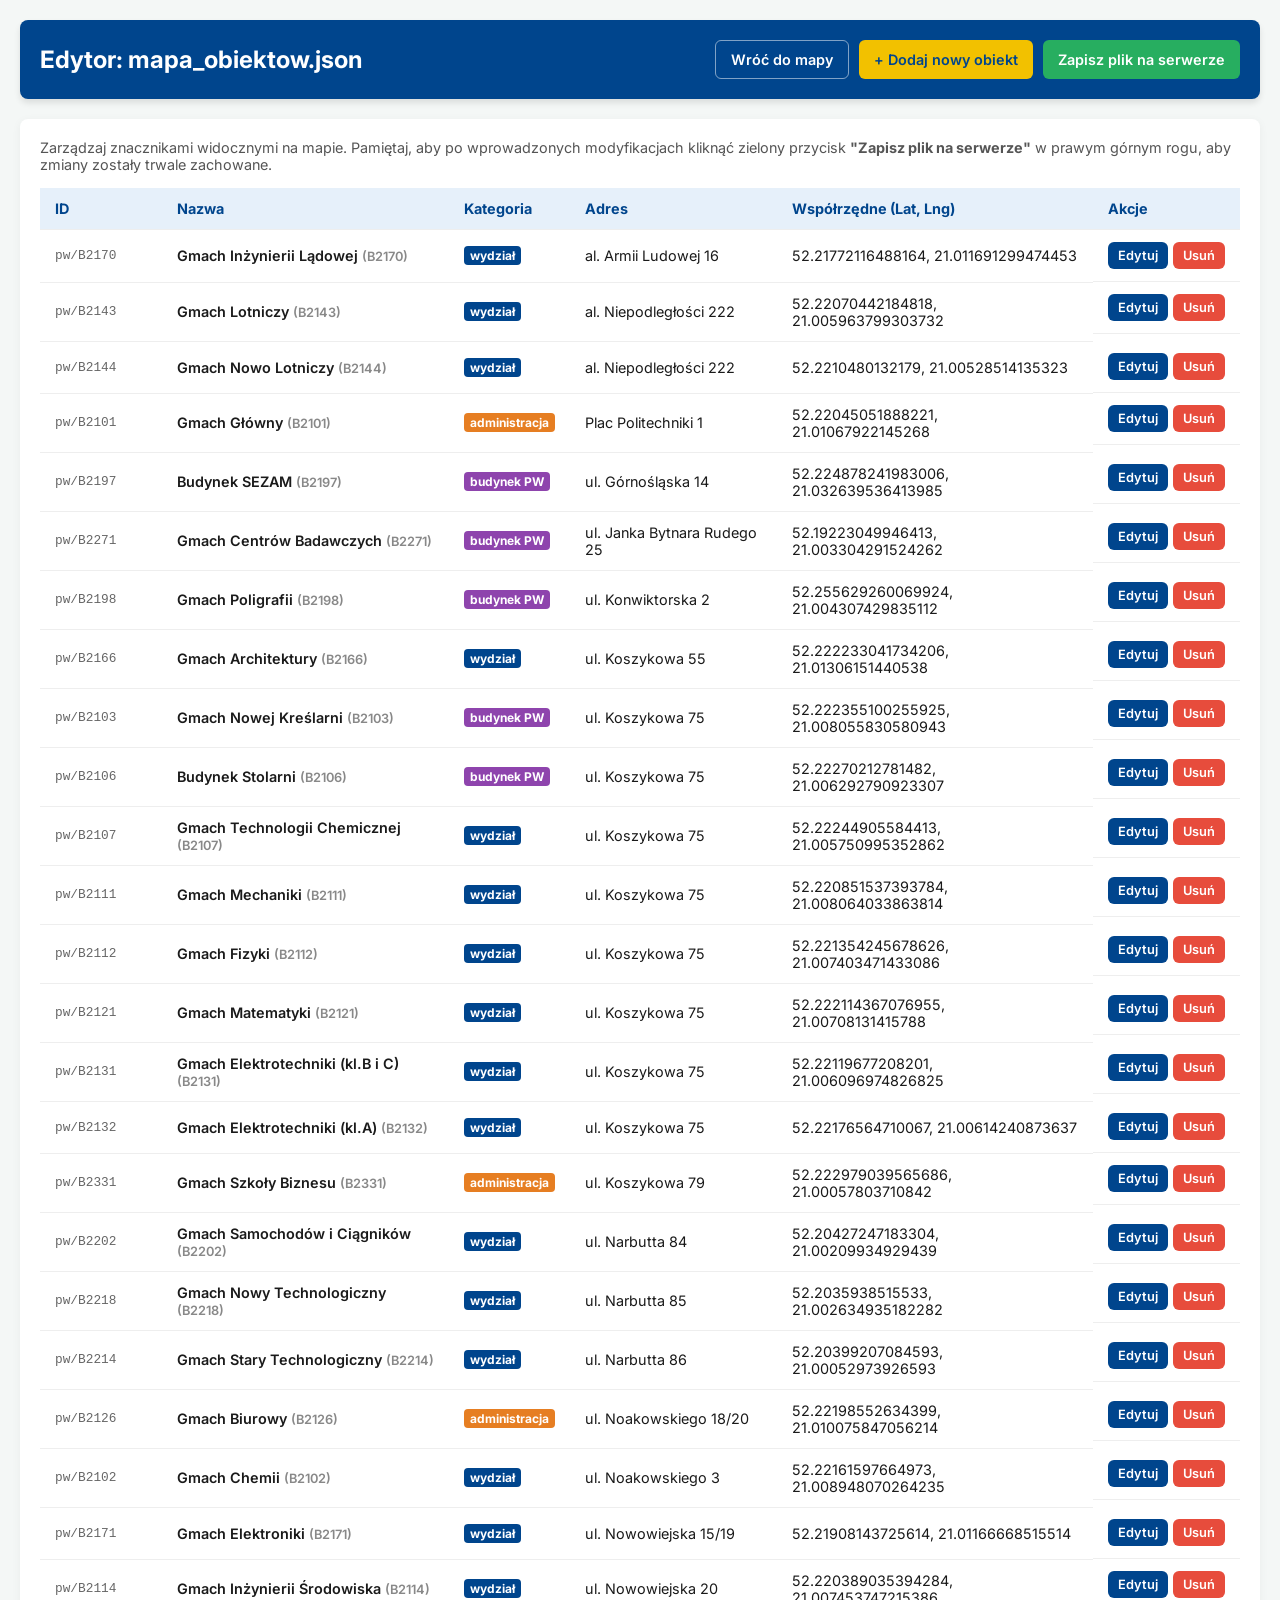
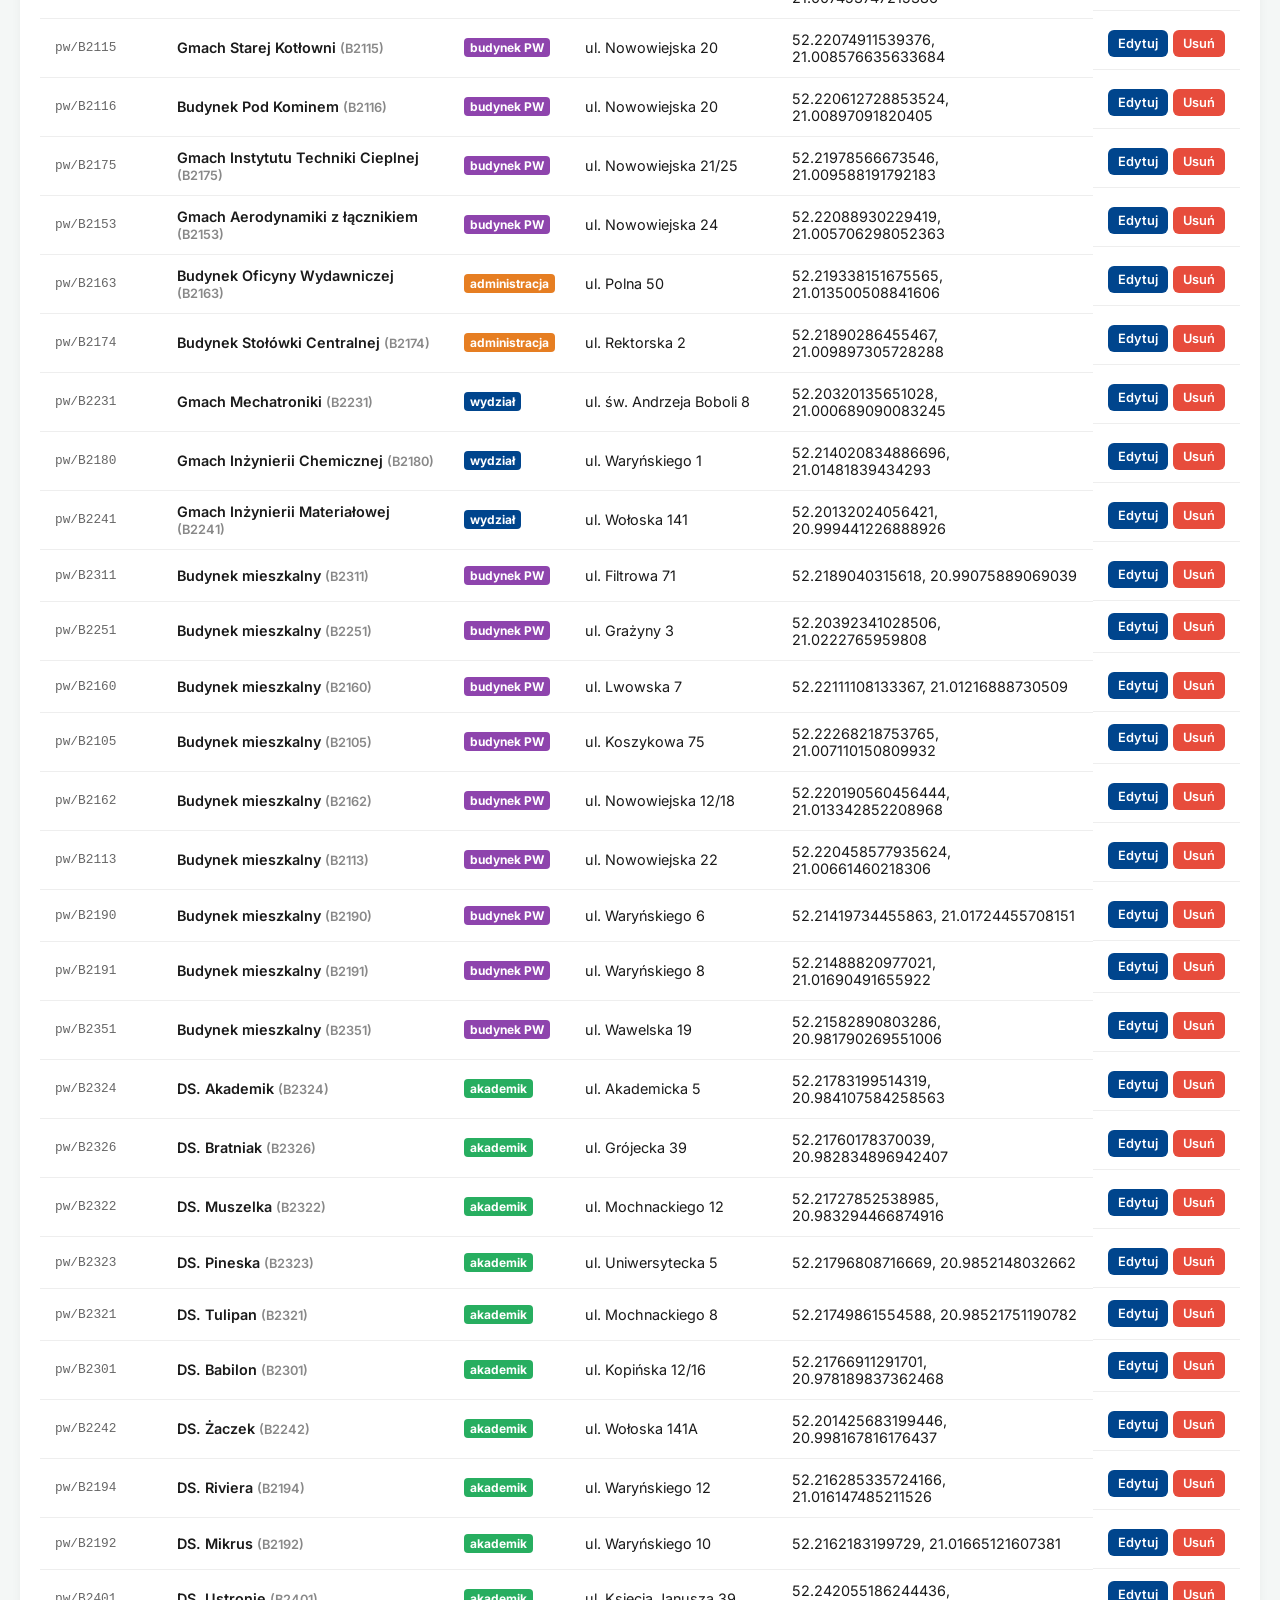
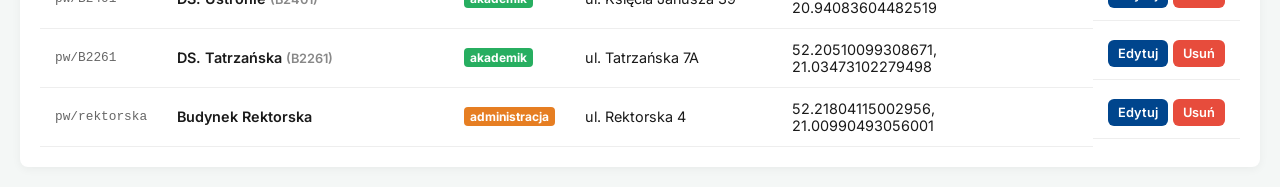
<file: docs/edytor.html>
<!DOCTYPE html>
<html lang="pl">
<head>
    <meta charset="UTF-8">
    <meta name="viewport" content="width=device-width, initial-scale=1.0">
    <title>Edytor Znaczników - Mapa Obiektów</title>
    <link rel="preconnect" href="https://fonts.googleapis.com">
    <link rel="preconnect" href="https://fonts.gstatic.com" crossorigin>
    <link href="https://fonts.googleapis.com/css2?family=Inter:wght@300;400;600;700&display=swap" rel="stylesheet">
    <link rel="stylesheet" href="css/edytor.css">
</head>
<body>

    <header>
        <h1>Edytor: mapa_obiektow.json</h1>
        <div class="header-actions">
            <a href="/" class="btn btn-link">Wróć do mapy</a>
            <button class="btn btn-primary" onclick="openModal()">+ Dodaj nowy obiekt</button>
            <button class="btn btn-save" onclick="saveToServer()">Zapisz plik na serwerze</button>
        </div>
    </header>

    <div class="container">
        <p style="margin-bottom: 15px; font-size: 0.9rem; color: #555;">Zarządzaj znacznikami widocznymi na mapie. Pamiętaj, aby po wprowadzonych modyfikacjach kliknąć zielony przycisk <strong>"Zapisz plik na serwerze"</strong> w prawym górnym rogu, aby zmiany zostały trwale zachowane.</p>

        <div id="status-msg"></div>

        <table id="data-table">
            <thead>
                <tr>
                    <th>ID</th>
                    <th>Nazwa</th>
                    <th>Kategoria</th>
                    <th>Adres</th>
                    <th>Współrzędne (Lat, Lng)</th>
                    <th>Akcje</th>
                </tr>
            </thead>
            <tbody id="table-body">
                <!-- Tabela generowana przez JS -->
            </tbody>
        </table>
    </div>

    <!-- MODAL FORMULARZA -->
    <div class="modal-overlay" id="modal-overlay">
        <div class="modal">
            <h2 id="modal-title">Dodaj / Edytuj Obiekt</h2>
            <form id="editor-form">
                <input type="hidden" id="edit-index" value="-1">

                <div class="form-group">
                    <label for="f-id">ID (unikalny identyfikator, np. 'custom/nowy-budynek') *</label>
                    <input type="text" id="f-id" required>
                </div>

                <div class="form-group">
                    <label for="f-name">Pełna nazwa (np. 'Wydział Chemiczny') *</label>
                    <input type="text" id="f-name" required>
                </div>

                <div class="form-group">
                    <label for="f-short">Skrót (opcjonalny, wyświetlany pod ikoną, np. 'WCh')</label>
                    <input type="text" id="f-short">
                </div>

                <div class="form-group">
                    <label for="f-category">Kategoria *</label>
                    <select id="f-category" required>
                        <option value="wydział">Wydział</option>
                        <option value="administracja">Administracja</option>
                        <option value="akademik">Akademik</option>
                        <option value="budynek PW">Budynek PW</option>
                    </select>
                </div>

                <div class="form-group">
                    <label for="f-address">Adres (ulica, miasto)</label>
                    <input type="text" id="f-address">
                </div>

                <div class="form-group">
                    <label for="f-desc">Krótki opis</label>
                    <textarea id="f-desc" rows="2"></textarea>
                </div>

                <div class="form-group">
                    <label for="f-coords">Współrzędne (wklej z Google Maps)</label>
                    <input type="text" id="f-coords" placeholder="np. 52.21772116488164, 21.011691299474453">
                </div>

                <div class="form-group">
                    <label for="f-website">Adres strony WWW (opcjonalny)</label>
                    <input type="url" id="f-website" placeholder="https://...">
                </div>

                <div class="modal-actions">
                    <button type="button" class="btn btn-secondary" onclick="closeModal()">Anuluj</button>
                    <button type="submit" class="btn btn-primary" id="btn-modal-save">Zatwierdź obiekt</button>
                </div>
            </form>
        </div>
    </div>

    <script src="js/edytor-mapa.js"></script>
</body>
</html>
</file>
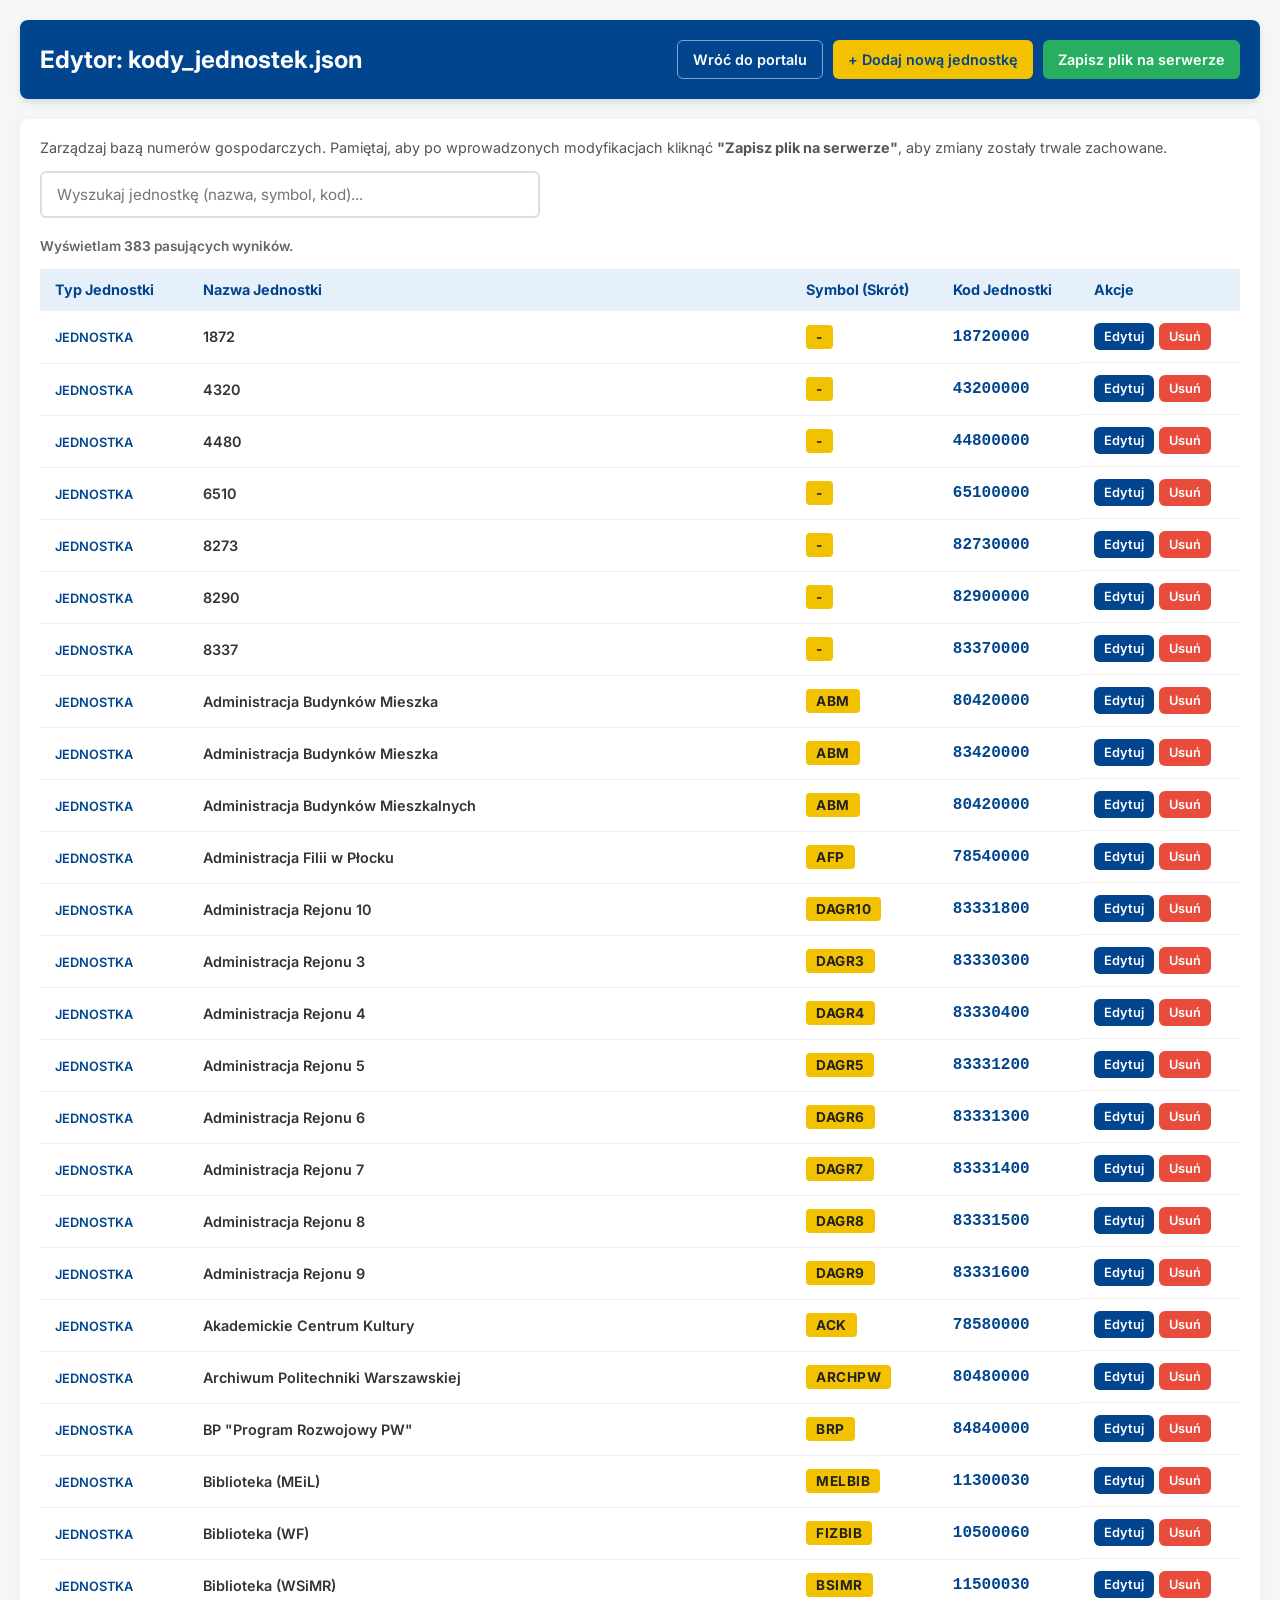
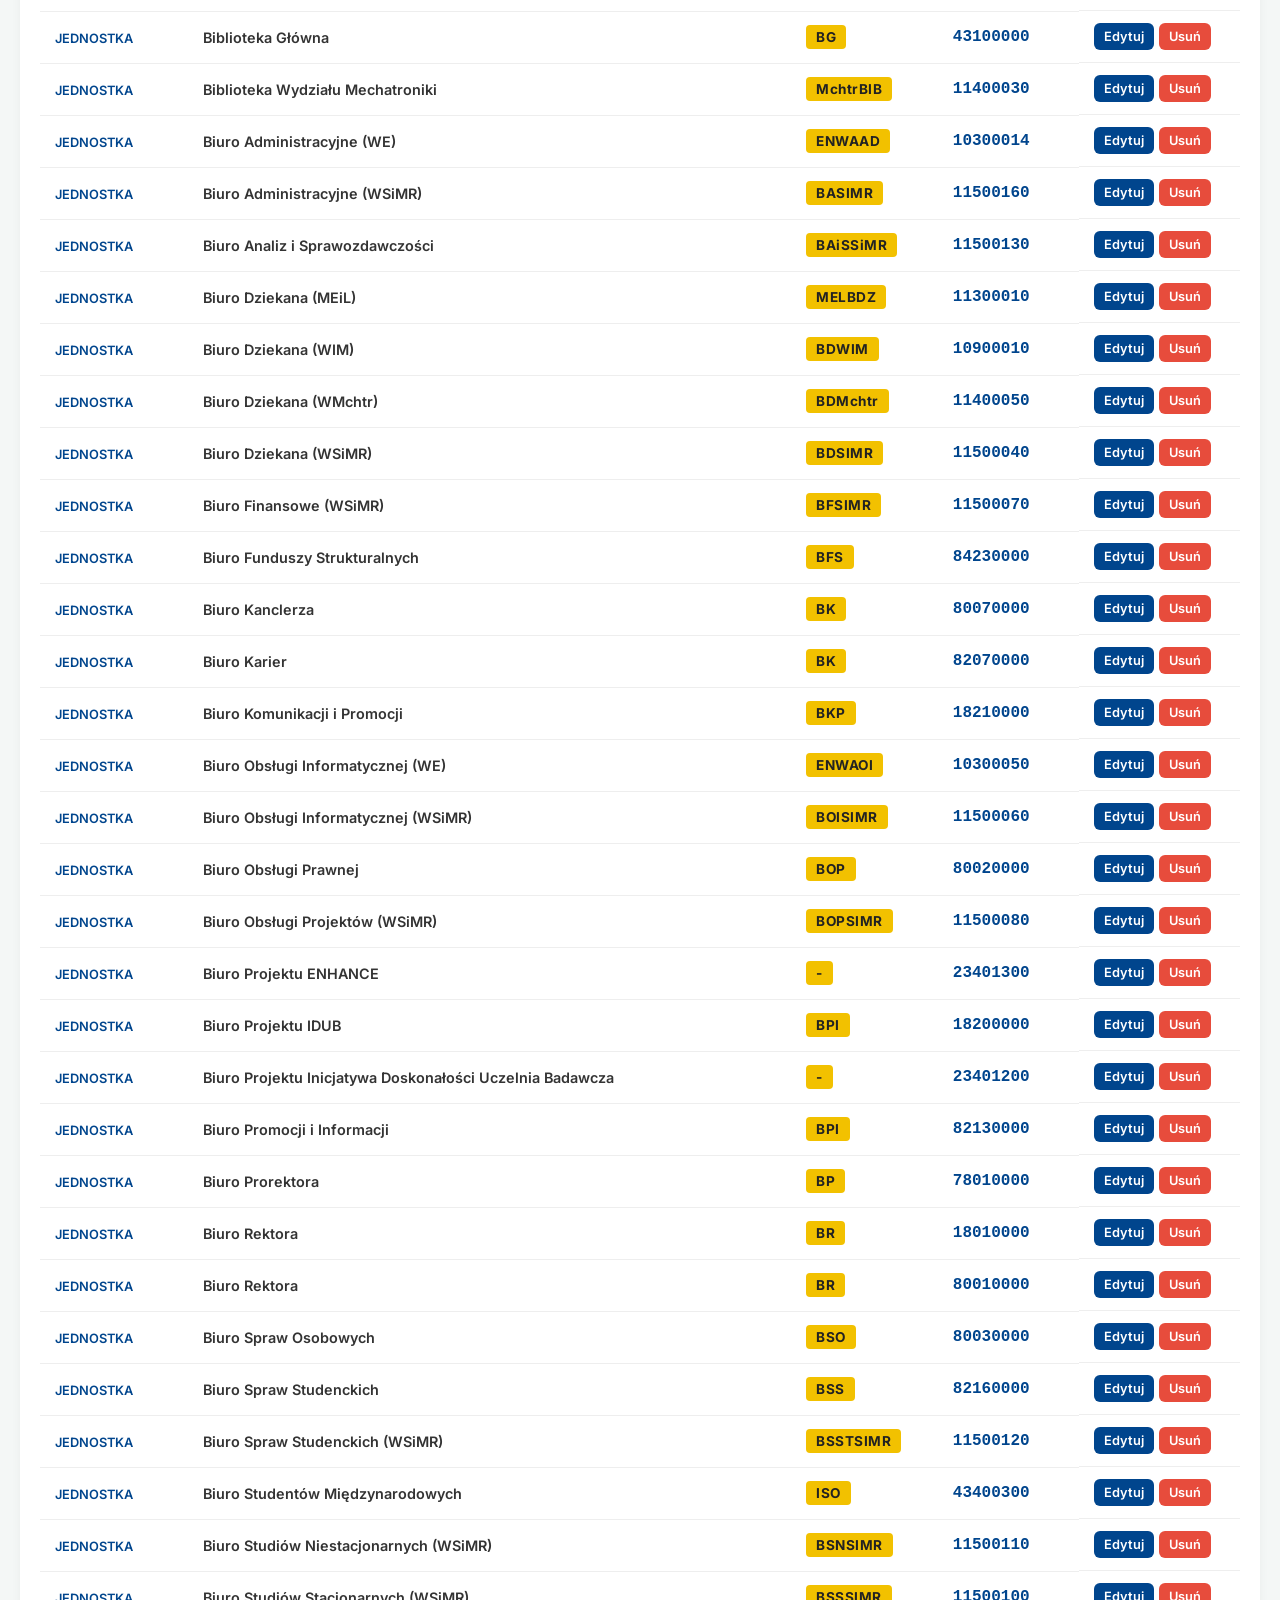
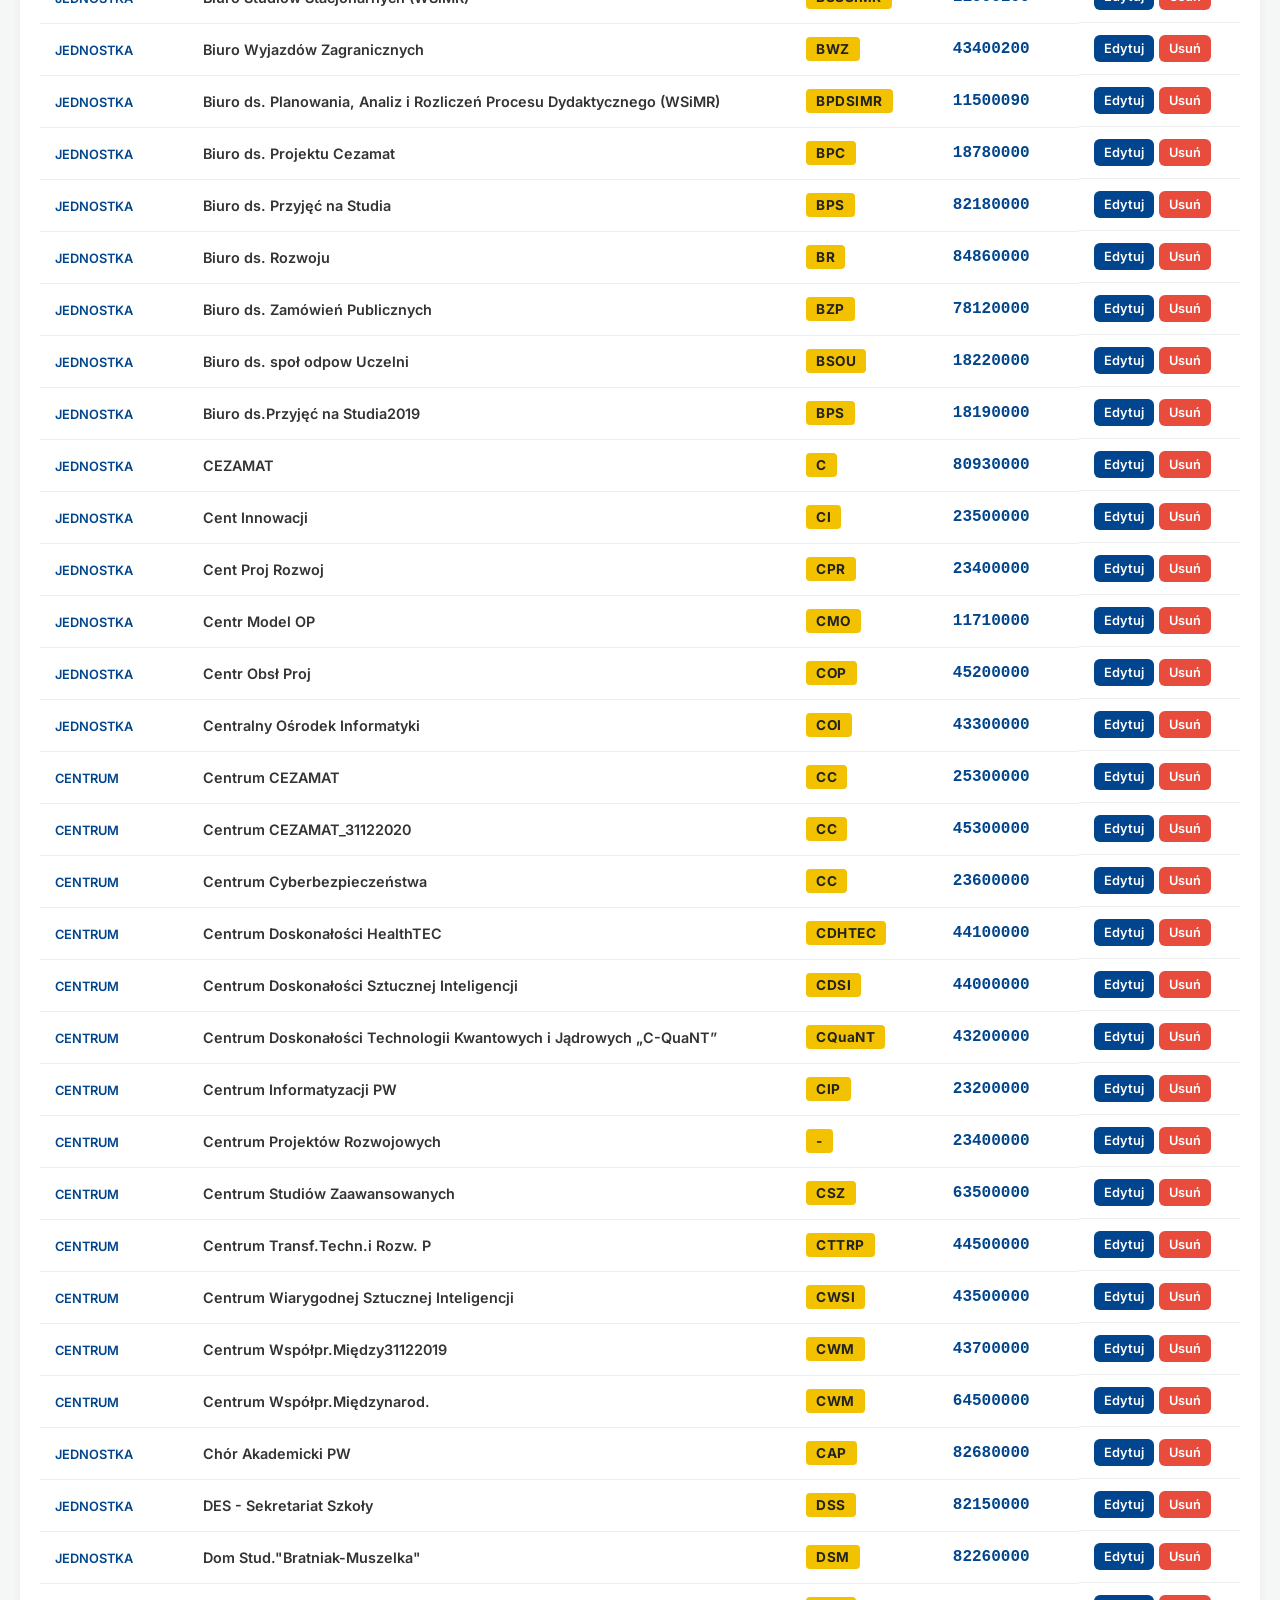
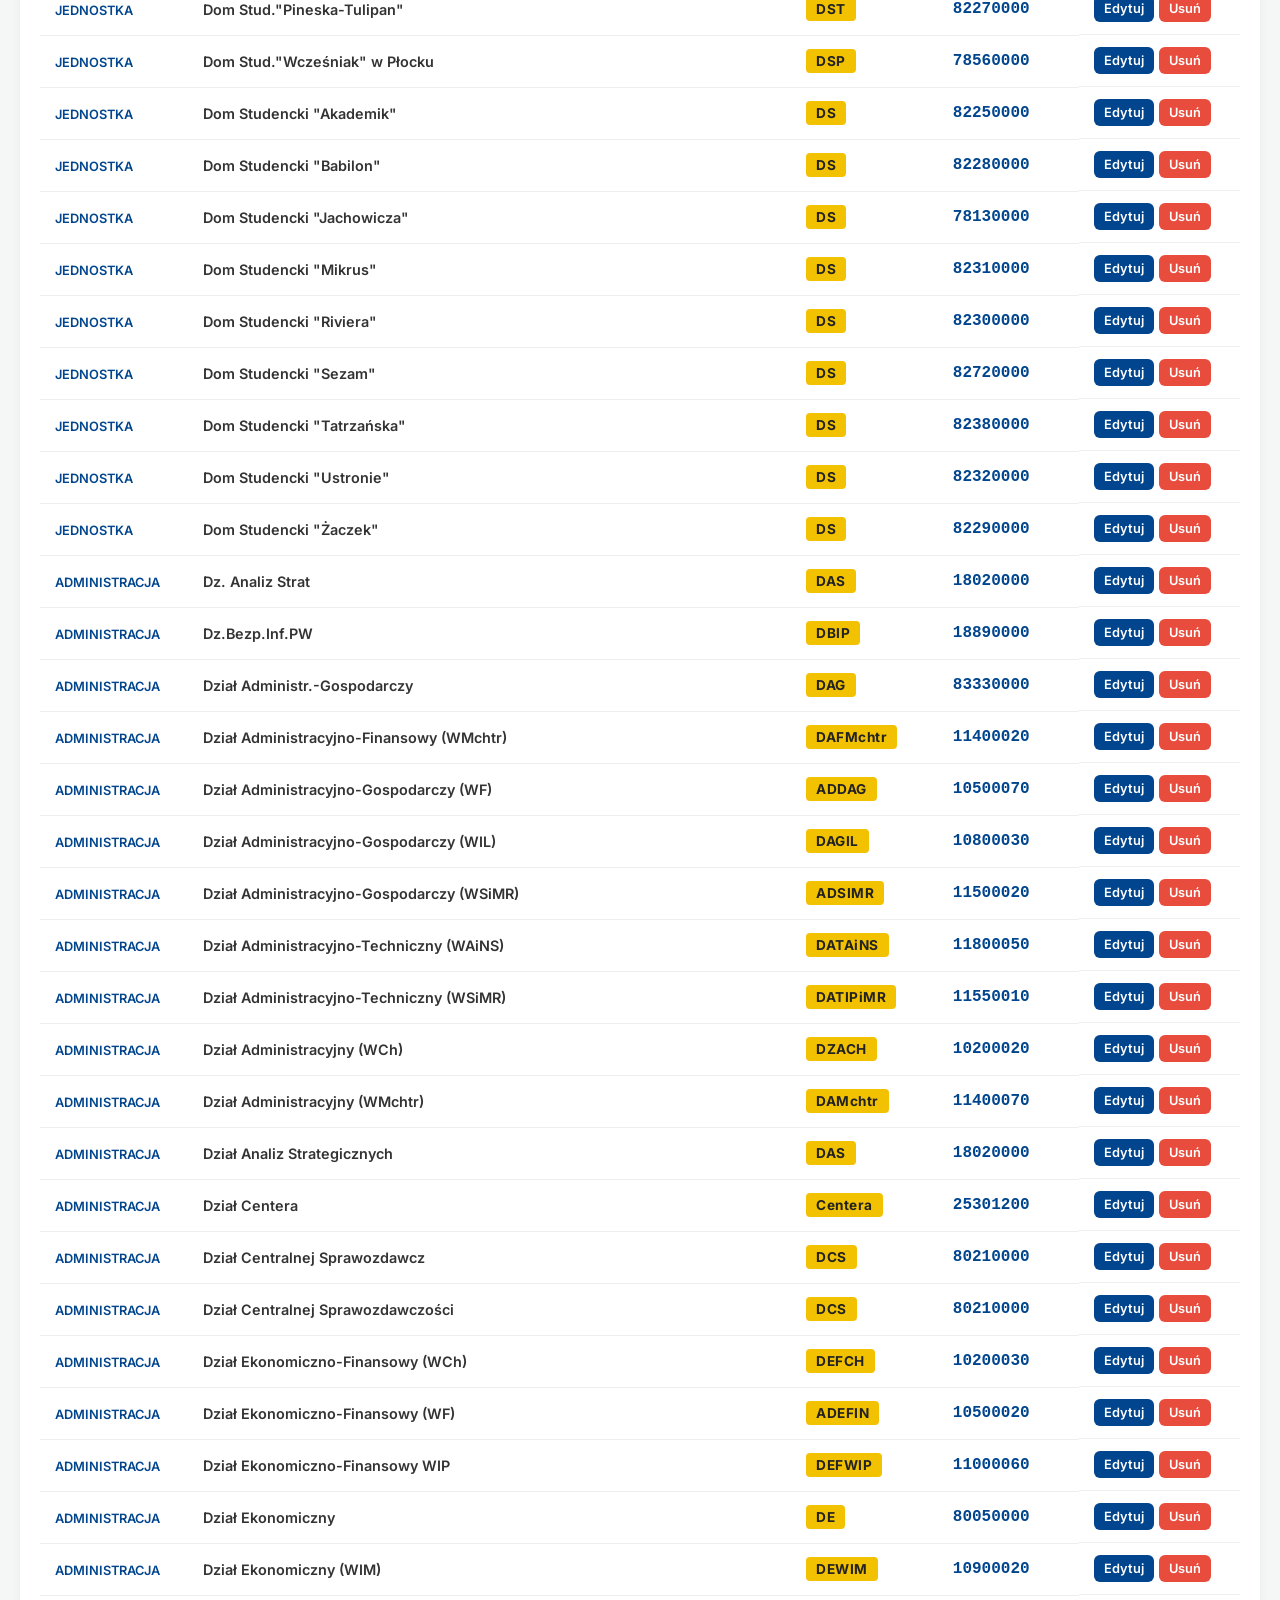
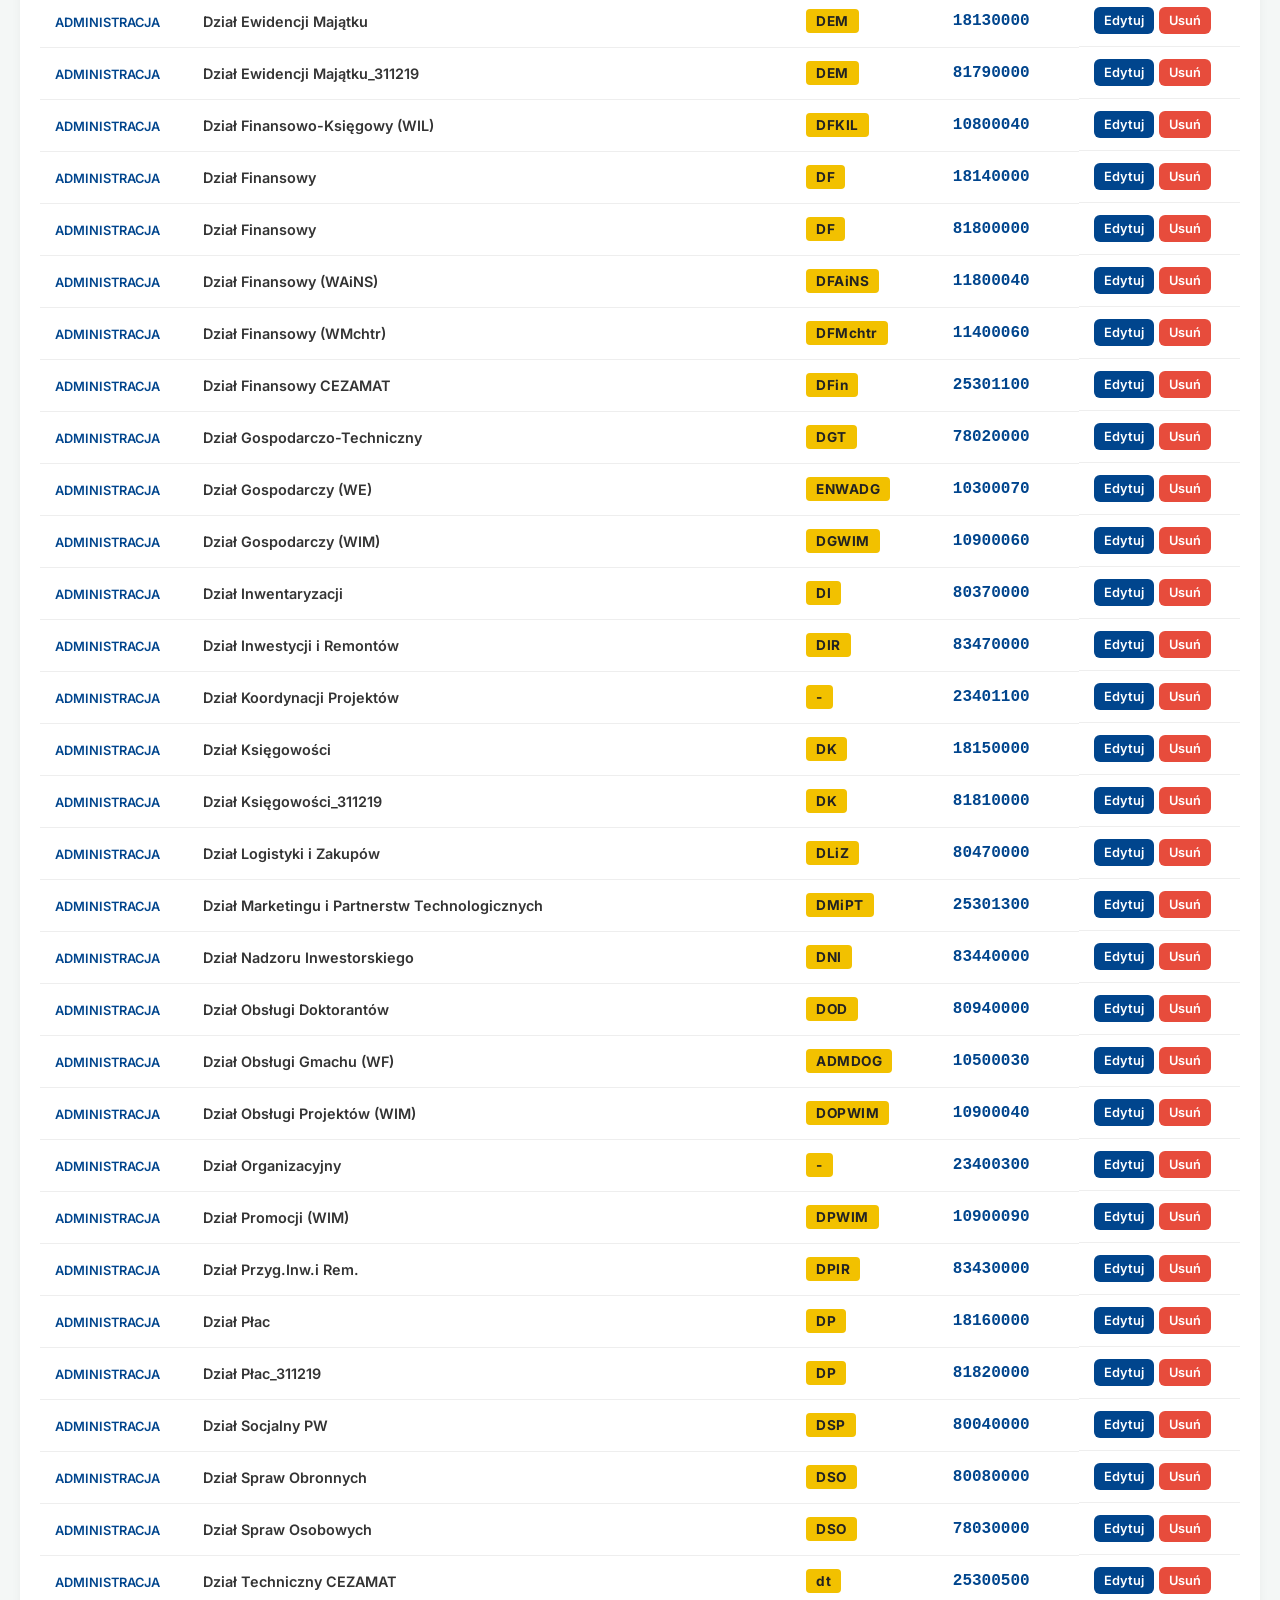
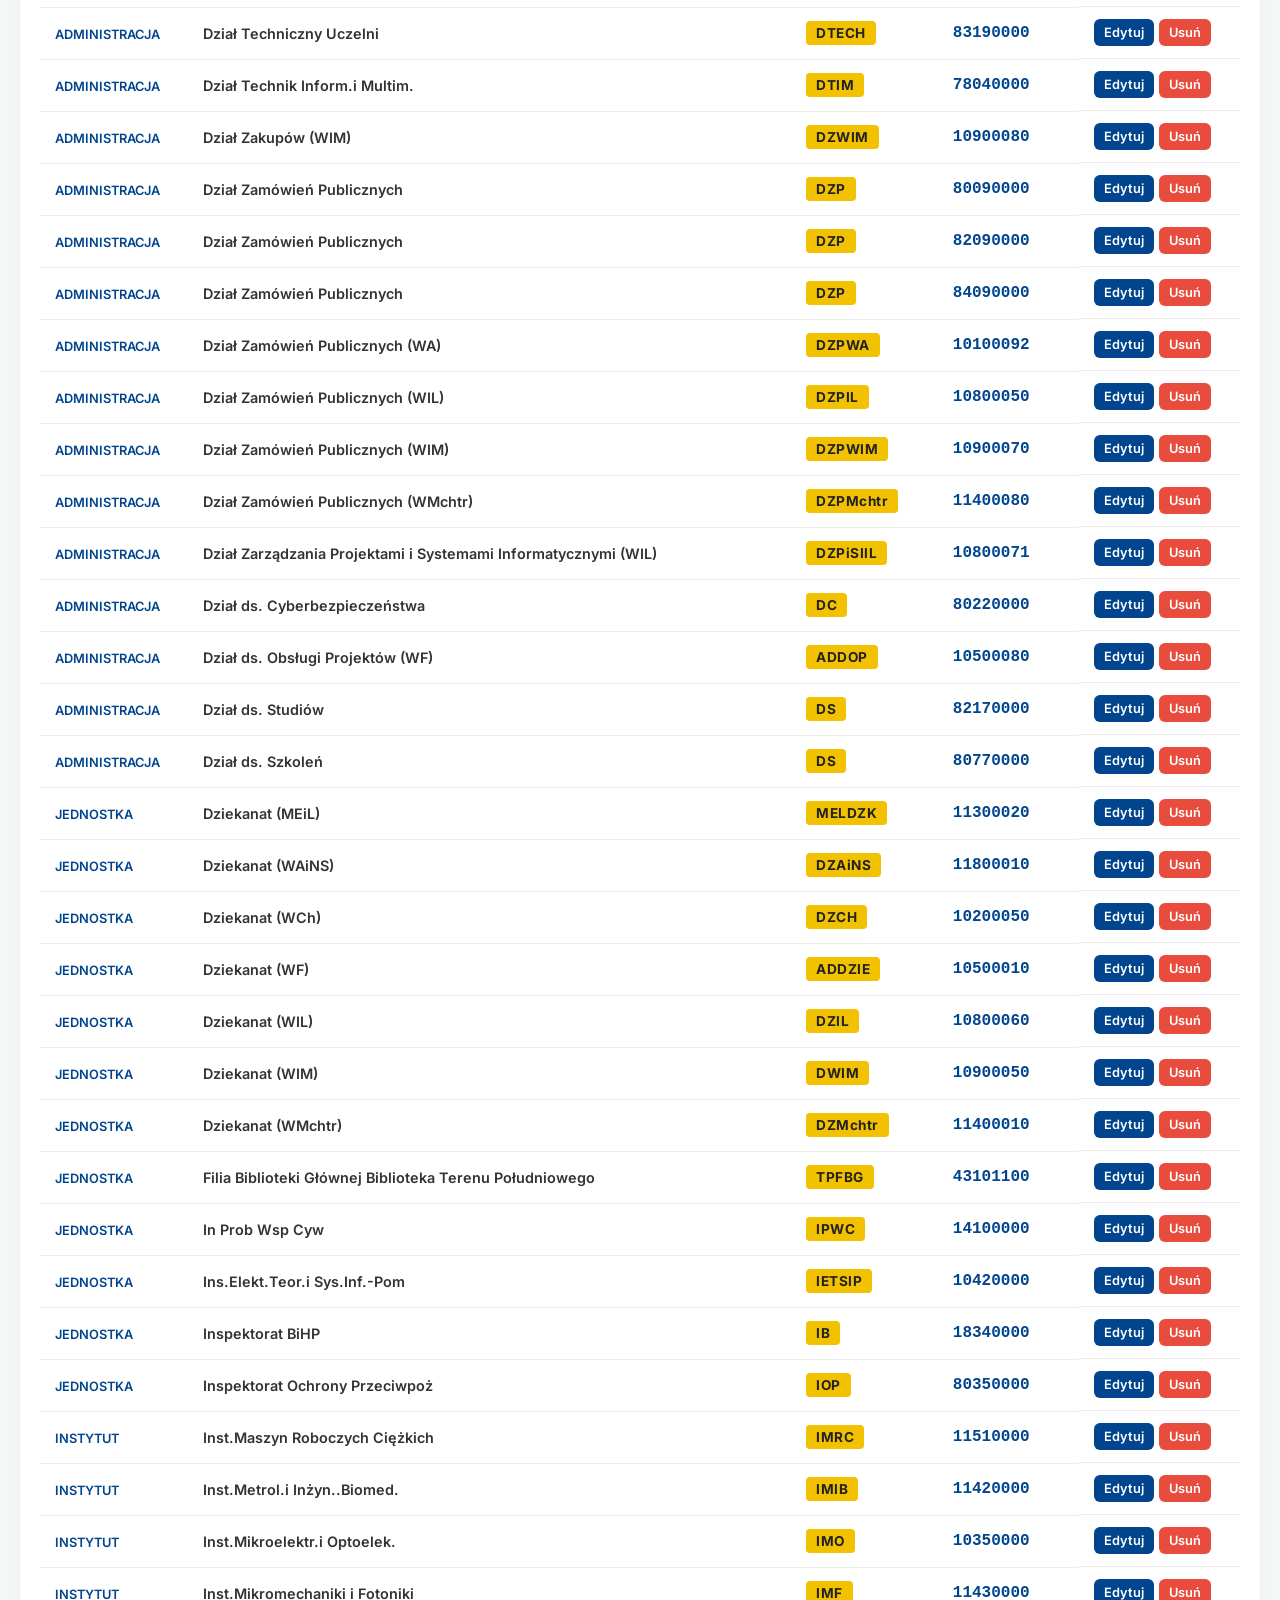
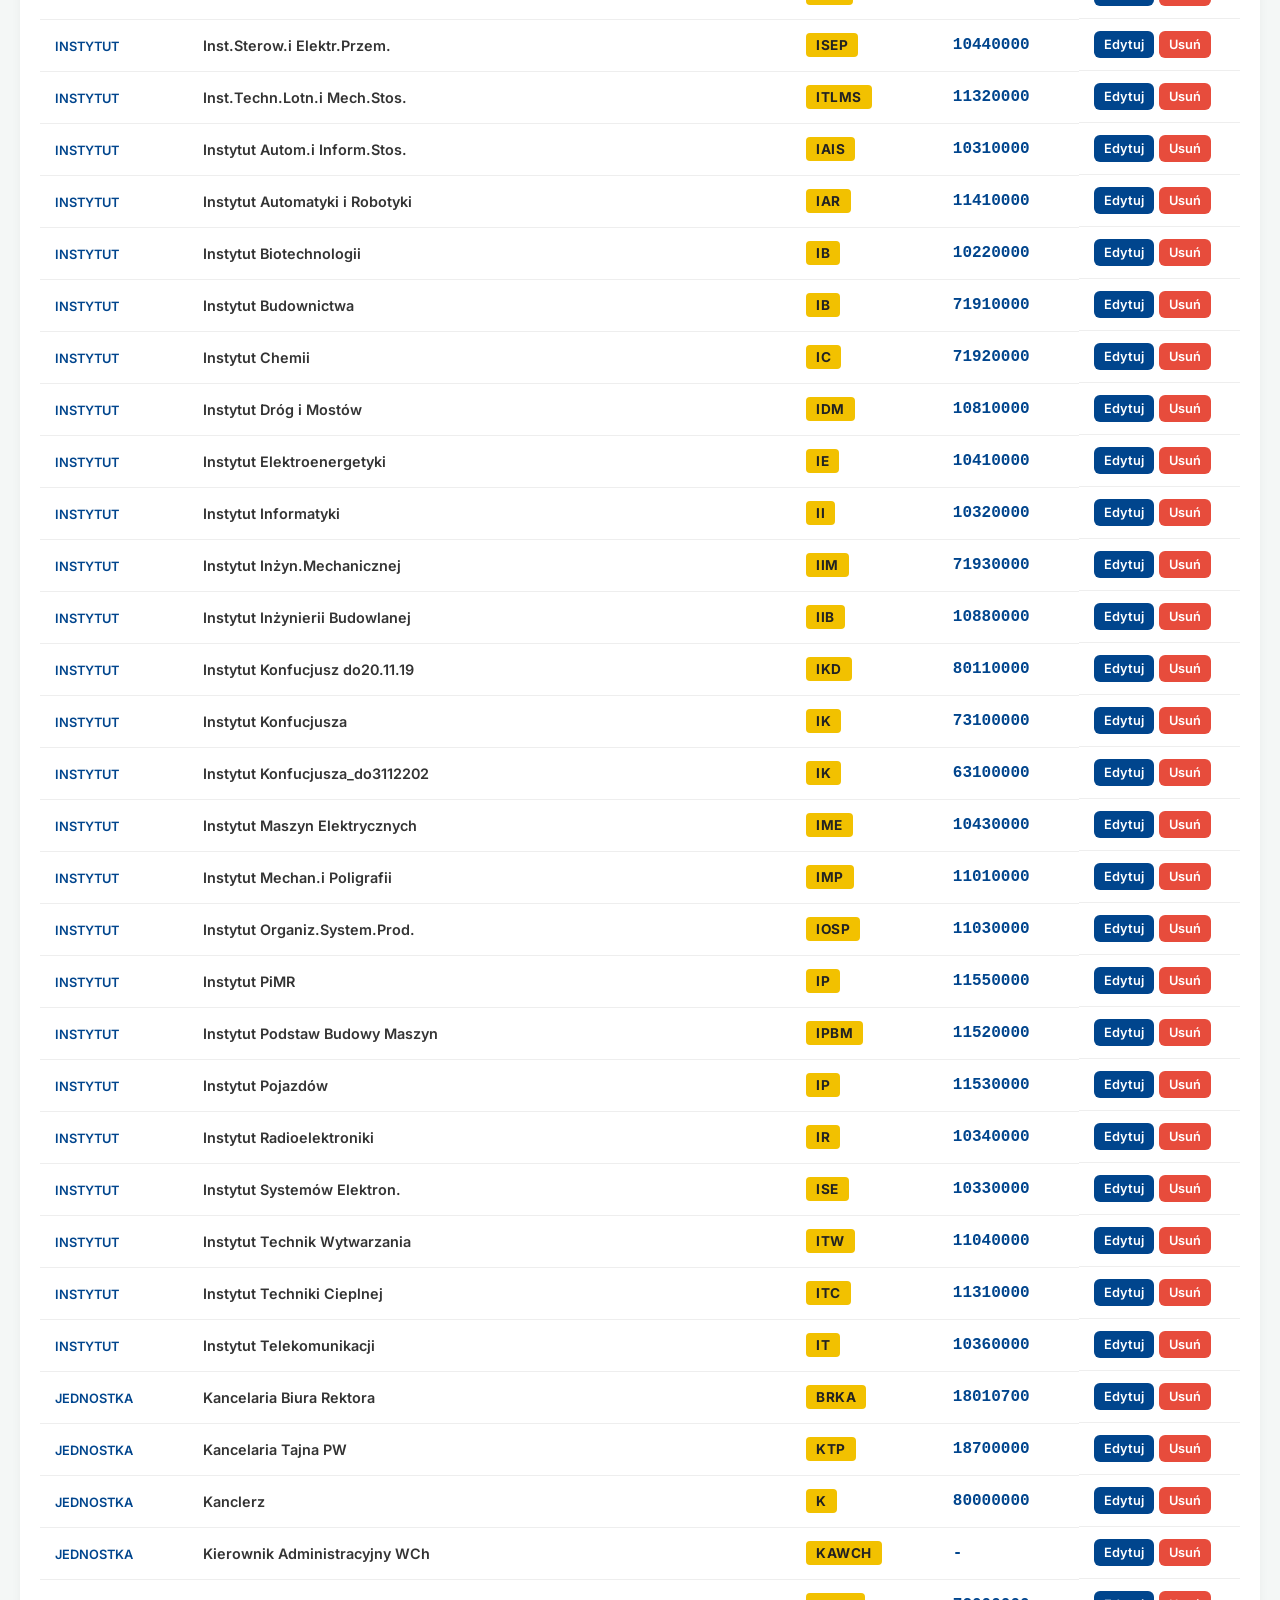
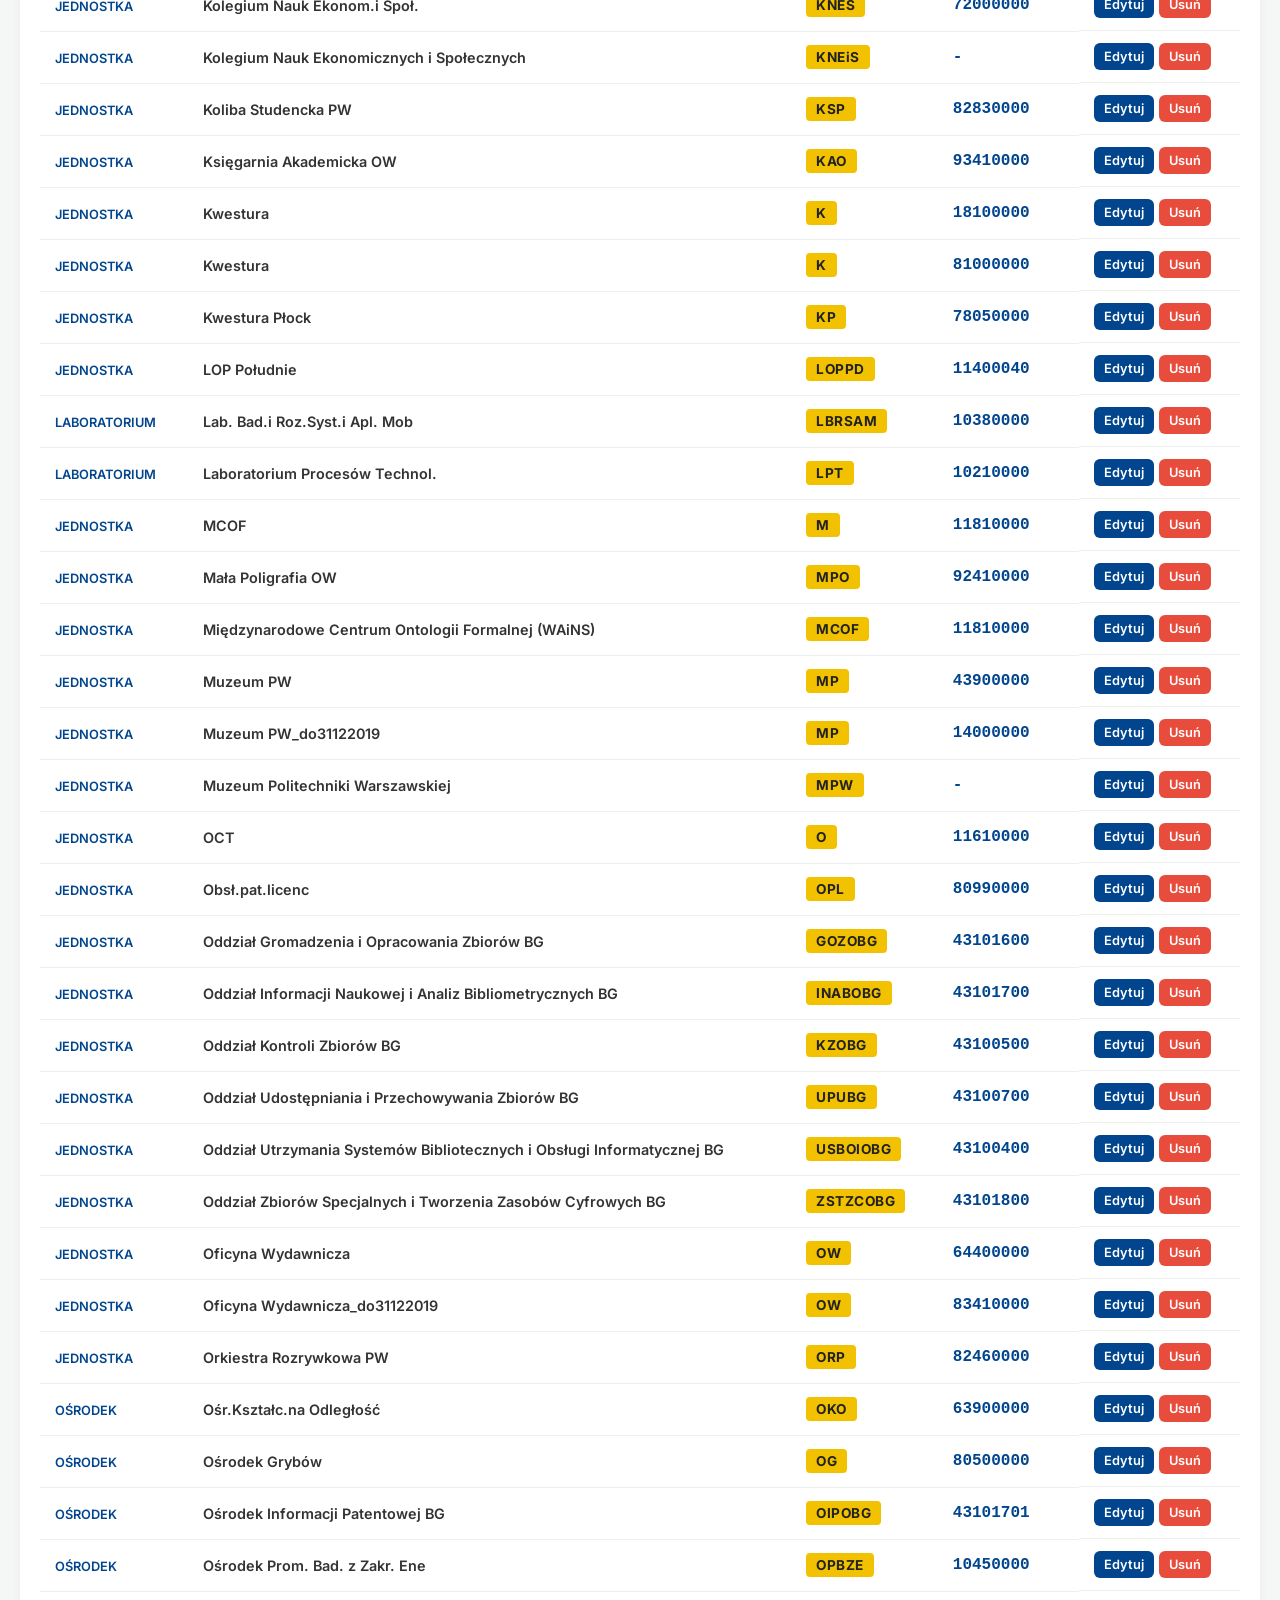
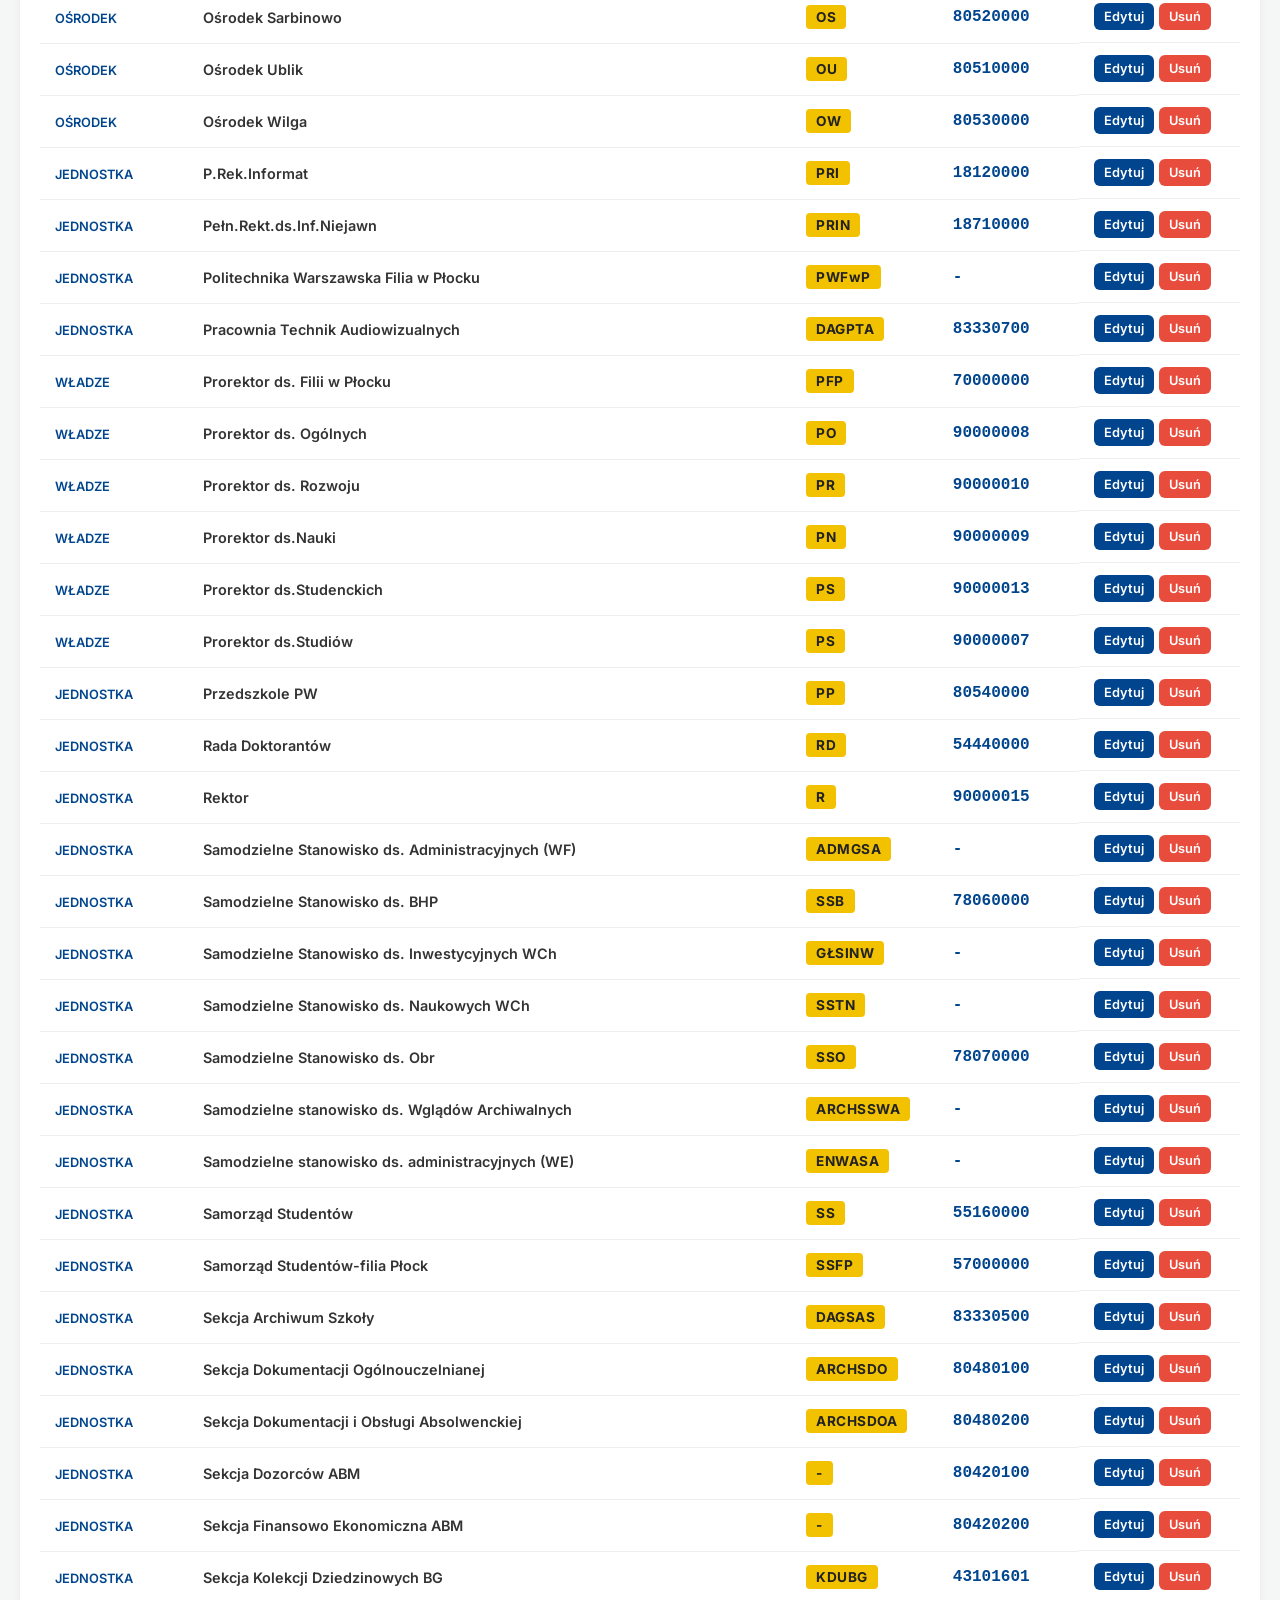
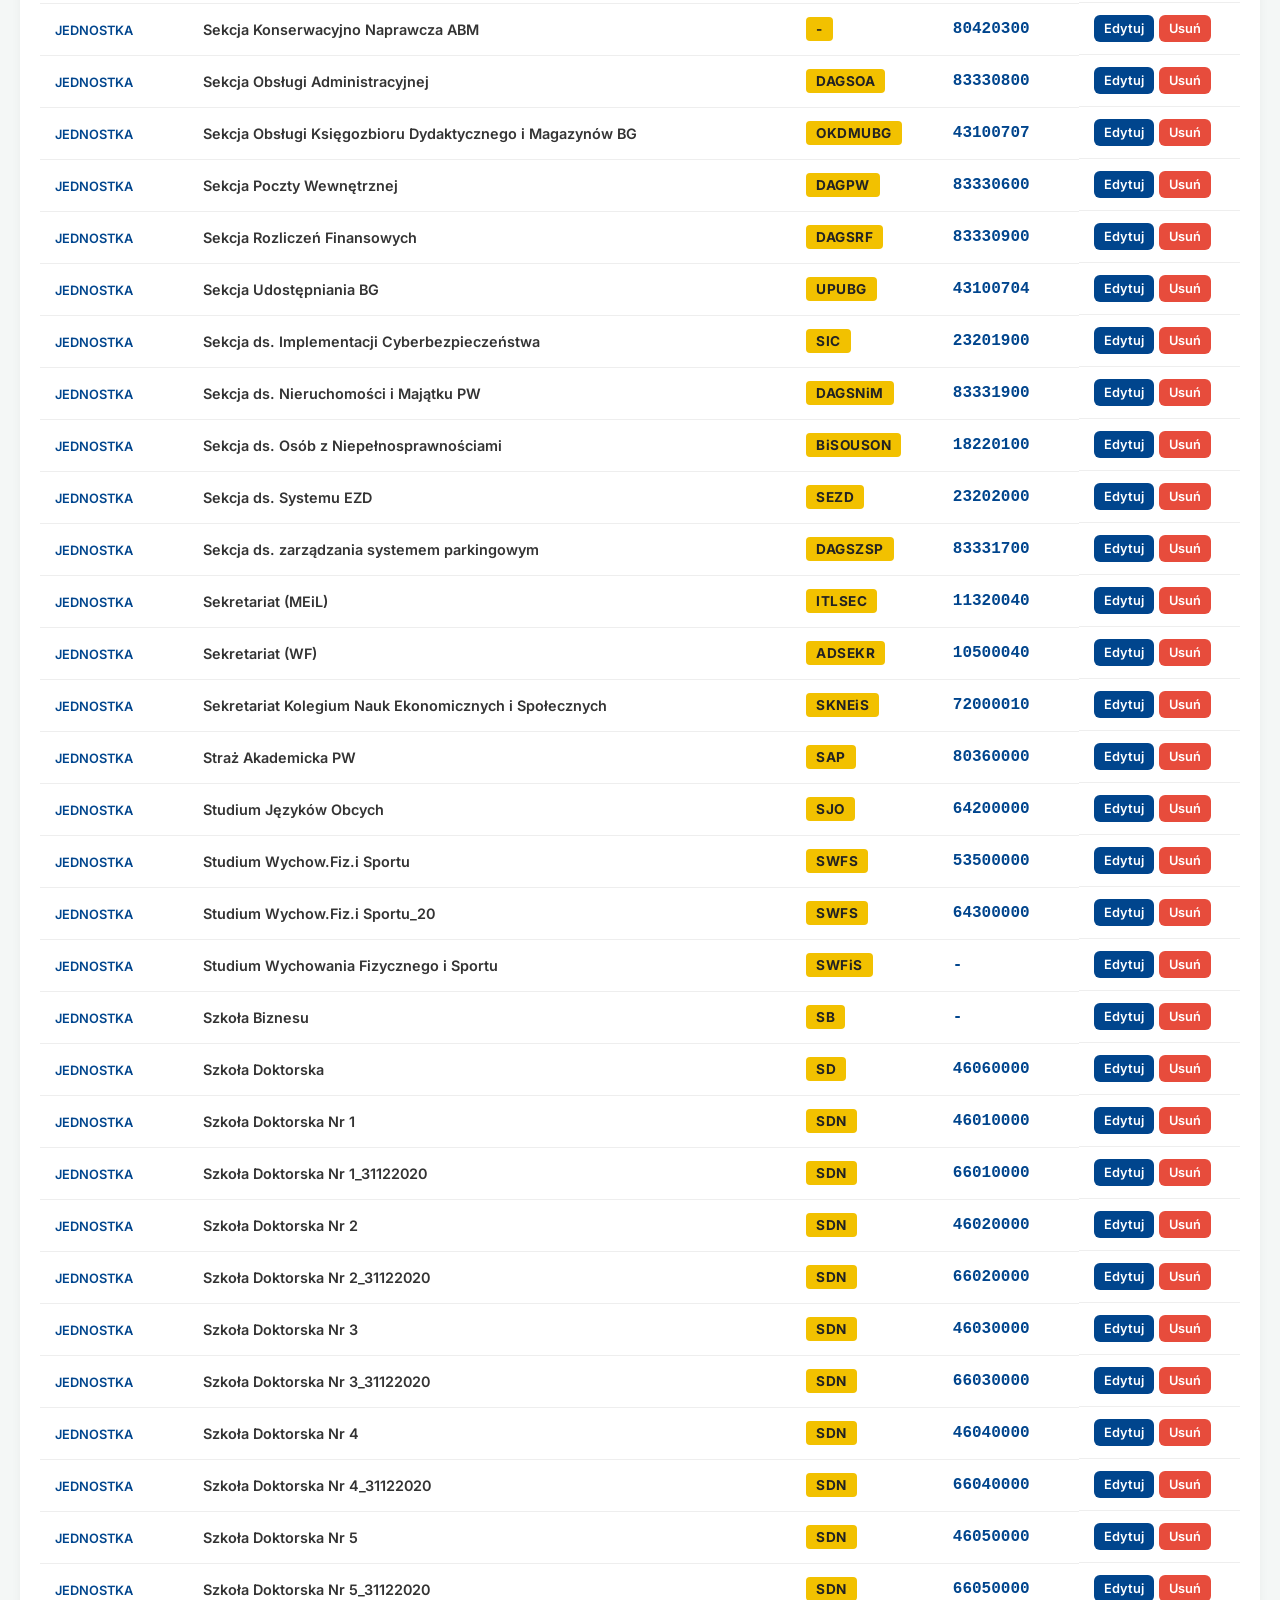
<file: docs/edytor_kody.html>
<!DOCTYPE html>
<html lang="pl">
<head>
    <meta charset="UTF-8">
    <meta name="viewport" content="width=device-width, initial-scale=1.0">
    <title>Edytor Kodów - Kody Jednostek PW</title>
    <link rel="preconnect" href="https://fonts.googleapis.com">
    <link rel="preconnect" href="https://fonts.gstatic.com" crossorigin>
    <link href="https://fonts.googleapis.com/css2?family=Inter:wght@300;400;600;700&display=swap" rel="stylesheet">
    <link rel="stylesheet" href="css/edytor.css">
</head>
<body>

    <header>
        <h1>Edytor: kody_jednostek.json</h1>
        <div class="header-actions">
            <a href="/" class="btn btn-link">Wróć do portalu</a>
            <button class="btn btn-primary" onclick="openModal()">+ Dodaj nową jednostkę</button>
            <button class="btn btn-save" onclick="saveToServer()">Zapisz plik na serwerze</button>
        </div>
    </header>

    <div class="container">
        <p style="margin-bottom: 15px; font-size: 0.9rem; color: #555;">Zarządzaj bazą numerów gospodarczych. Pamiętaj, aby po wprowadzonych modyfikacjach kliknąć <strong>"Zapisz plik na serwerze"</strong>, aby zmiany zostały trwale zachowane.</p>

        <div id="status-msg"></div>

        <div class="search-container">
            <input type="text" id="search-input" class="search-input" placeholder="Wyszukaj jednostkę (nazwa, symbol, kod)...">
        </div>

        <div class="stats-text" id="stats-text">Wczytywanie bazy danych...</div>

        <table id="data-table">
            <thead>
                <tr>
                    <th>Typ Jednostki</th>
                    <th>Nazwa Jednostki</th>
                    <th>Symbol (Skrót)</th>
                    <th>Kod Jednostki</th>
                    <th>Akcje</th>
                </tr>
            </thead>
            <tbody id="table-body">
                <!-- Tabela generowana przez JS -->
            </tbody>
        </table>
    </div>

    <!-- MODAL FORMULARZA -->
    <div class="modal-overlay" id="modal-overlay">
        <div class="modal">
            <h2 id="modal-title">Dodaj / Edytuj Jednostkę</h2>
            <form id="editor-form">
                <input type="hidden" id="edit-index" value="-1">

                <div class="form-group">
                    <label for="f-type">Typ Jednostki (np. Wydział, Zakład) *</label>
                    <input type="text" id="f-type" required>
                </div>

                <div class="form-group">
                    <label for="f-name">Pełna Nazwa Jednostki *</label>
                    <input type="text" id="f-name" required>
                </div>

                <div class="form-group">
                    <label for="f-symbol">Symbol / Skrót (np. WCh)</label>
                    <input type="text" id="f-symbol">
                </div>

                <div class="form-group">
                    <label for="f-code">Kod Jednostki (Dział Gospodarczy + 0000)</label>
                    <input type="text" id="f-code">
                </div>

                <div class="modal-actions">
                    <button type="button" class="btn btn-secondary" onclick="closeModal()">Anuluj</button>
                    <button type="submit" class="btn btn-primary" id="btn-modal-save">Zatwierdź jednostkę</button>
                </div>
            </form>
        </div>
    </div>

    <script src="js/edytor-kody.js"></script>
</body>
</html>
</file>
<file: docs/css/edytor.css>
/* ============================================================
   Wspólne style dla wszystkich edytorów portalu PW
   (edytor.html, edytor_telefony.html, edytor_kody.html)
   ============================================================ */

:root {
    --pw-blue: #00458d;
    --pw-gold: #f2c100;
    --pw-light-blue: #e6f0fa;
    --text-dark: #1a1a1a;
    --bg-color: #f4f7f6;
    --success: #27ae60;
    --danger: #e74c3c;
}

* { box-sizing: border-box; margin: 0; padding: 0; }
body { font-family: 'Inter', sans-serif; background-color: var(--bg-color); color: var(--text-dark); padding: 20px; }

header { background: var(--pw-blue); color: white; padding: 20px; border-radius: 8px; margin-bottom: 20px; display: flex; justify-content: space-between; align-items: center; box-shadow: 0 4px 6px rgba(0,0,0,0.1); }
h1 { font-size: 1.5rem; }
.header-actions { display: flex; gap: 10px; }

.btn { padding: 10px 15px; border: none; border-radius: 6px; font-weight: 600; cursor: pointer; transition: 0.2s; font-family: inherit; font-size: 0.9rem; }
.btn-primary { background: var(--pw-gold); color: var(--pw-blue); }
.btn-primary:hover { background: #e1b300; transform: translateY(-1px); }
.btn-save { background: var(--success); color: white; }
.btn-save:hover { background: #219653; }
.btn-danger { background: var(--danger); color: white; padding: 6px 10px; font-size: 0.8rem; }
.btn-danger:hover { background: #c0392b; }
.btn-edit { background: var(--pw-blue); color: white; padding: 6px 10px; font-size: 0.8rem; }
.btn-edit:hover { background: #003366; }
.btn-secondary { background: #ccc; color: #333; }
.btn-secondary:hover { background: #bbb; }
.btn-link { background: transparent; color: white; border: 1px solid rgba(255,255,255,0.5); text-decoration: none; display: inline-flex; align-items: center; }
.btn-link:hover { background: rgba(255,255,255,0.1); border-color: white; }

.container { background: white; padding: 20px; border-radius: 8px; box-shadow: 0 2px 10px rgba(0,0,0,0.05); overflow-x: auto; }

/* Wyszukiwarka w edytorach */
.search-container { margin-bottom: 20px; }
.search-input { width: 100%; max-width: 500px; padding: 12px 15px; border: 2px solid #ddd; border-radius: 6px; font-family: inherit; font-size: 0.95rem; transition: 0.2s; }
.search-input:focus { outline: none; border-color: var(--pw-blue); }
.stats-text { margin-bottom: 15px; font-size: 0.85rem; color: #666; font-weight: 600; }

/* Tabela */
table { width: 100%; border-collapse: collapse; text-align: left; }
th, td { padding: 12px 15px; border-bottom: 1px solid #eee; font-size: 0.9rem; }
th { background: var(--pw-light-blue); color: var(--pw-blue); font-weight: 700; white-space: nowrap; position: sticky; top: 0; z-index: 10; }
tr:hover { background: #fdfdfd; }
.actions { display: flex; gap: 5px; }

/* Modal formularza */
.modal-overlay { position: fixed; top: 0; left: 0; right: 0; bottom: 0; background: rgba(0,0,0,0.5); display: none; justify-content: center; align-items: center; z-index: 1000; padding: 20px; }
.modal-overlay.active { display: flex; }
.modal { background: white; padding: 30px; border-radius: 8px; width: 100%; max-width: 600px; max-height: 90vh; overflow-y: auto; box-shadow: 0 10px 25px rgba(0,0,0,0.2); }
.modal h2 { color: var(--pw-blue); margin-bottom: 20px; border-bottom: 2px solid var(--pw-light-blue); padding-bottom: 10px; }

/* Formularz */
.form-grid { display: grid; grid-template-columns: 1fr 1fr; gap: 15px; }
.form-group { margin-bottom: 15px; }
.form-group.full-width { grid-column: span 2; }
.form-group label { display: block; font-weight: 600; margin-bottom: 5px; font-size: 0.9rem; color: #444; }
.form-group input, .form-group select, .form-group textarea { width: 100%; padding: 10px; border: 1px solid #ddd; border-radius: 6px; font-family: inherit; font-size: 0.9rem; transition: border-color 0.2s; }
.form-group input:focus, .form-group select:focus, .form-group textarea:focus { outline: none; border-color: var(--pw-blue); }
.coords-group { display: flex; gap: 15px; }
.coords-group .form-group { flex: 1; }
.modal-actions { display: flex; justify-content: flex-end; gap: 10px; margin-top: 25px; grid-column: span 2; }

/* Komunikat statusu */
#status-msg { margin-top: 15px; font-weight: 600; text-align: center; padding: 10px; border-radius: 6px; display: none; margin-bottom: 15px; }
.status-success { background: #d4edda; color: #155724; }
.status-error { background: #f8d7da; color: #721c24; }

/* Kody jednostek */
.code-symbol { display: inline-block; font-weight: 700; color: #222; background: var(--pw-gold); padding: 4px 10px; border-radius: 4px; font-size: 0.85rem; letter-spacing: 0.5px; }
.code-number { font-family: monospace; font-size: 1rem; color: var(--pw-blue); font-weight: 600; }

/* Tagi kategorii (edytor mapy) */
.tag { display: inline-block; padding: 2px 6px; border-radius: 4px; font-size: 0.75rem; font-weight: 700; color: white; background: #666; }
.tag-wydzial { background: var(--pw-blue); }
.tag-admin { background: #e67e22; }
.tag-akademik { background: #27ae60; }
.tag-budynek { background: #8e44ad; }
</file>
